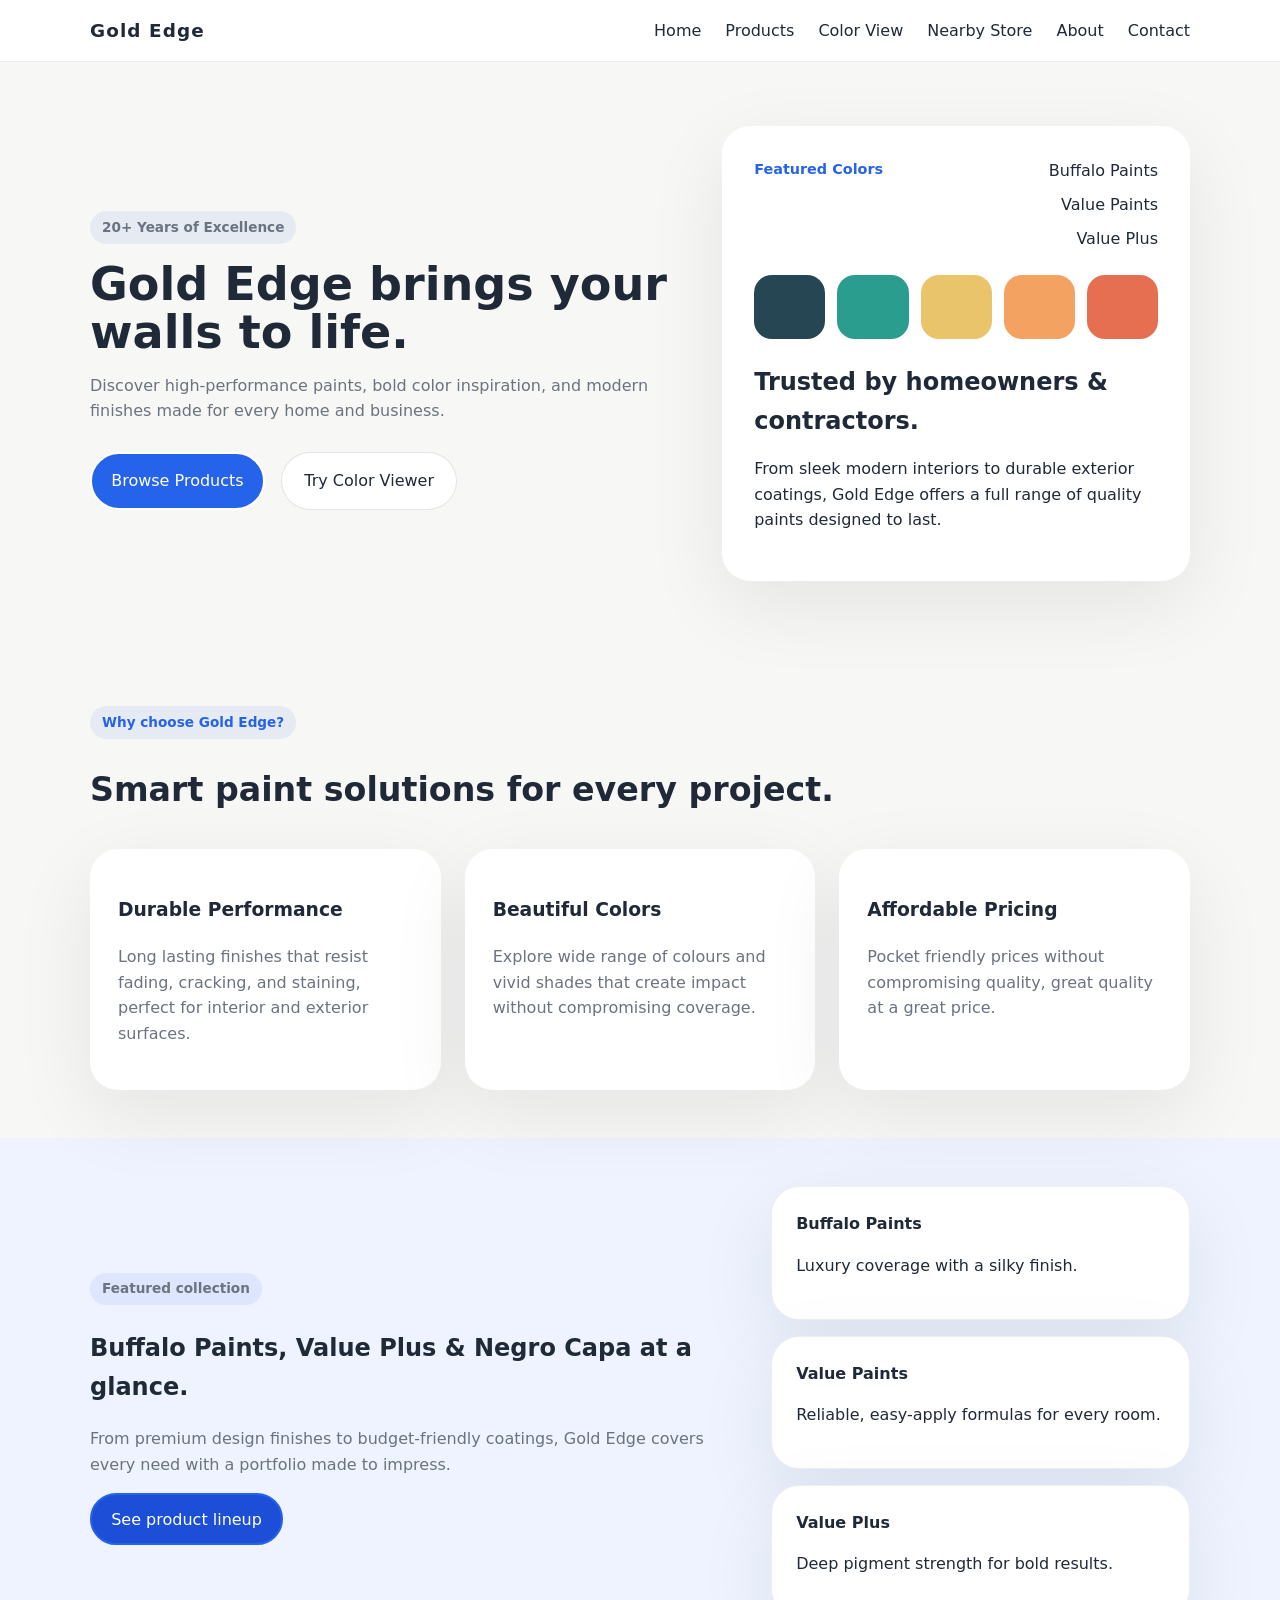
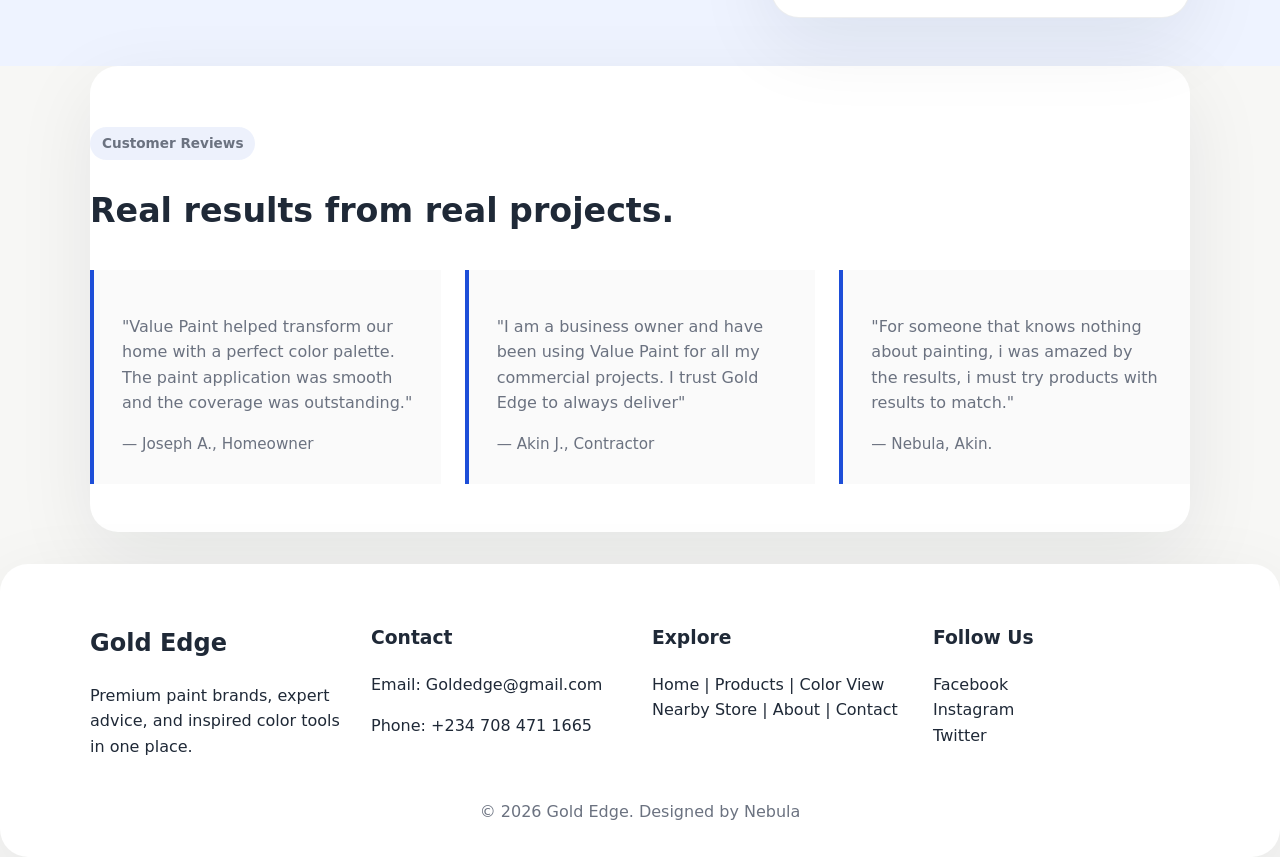
<file: index.html>
<!DOCTYPE html>
<html lang="en" data-bs-theme="light">

<head>
  <meta charset="UTF-8" />
  <meta name="viewport" content="width=device-width, initial-scale=1.0" />
  <title>Gold Edge Paints</title>
  <link rel="stylesheet" href="styles.css" />
</head>

<body>
  <header class="site-header">
    <div class="container header-inner">
      <a href="index.html" class="brand">Gold Edge</a>
      <button class="nav-toggle" aria-label="Open navigation">☰</button>
      <nav class="site-nav">
        <a href="index.html">Home</a>
        <a href="products.html">Products</a>
        <a href="color-view.html">Color View</a>
        <a href="nearby-store.html">Nearby Store</a>
        <a href="about.html">About</a>
        <a href="contact.html">Contact</a>
      </nav>
    </div>
  </header>

  <main>
    <section class="hero-section">
      <div class="container hero-grid">
        <div class="hero-copy">
          <p class="eyebrow">20+ Years of Excellence</p>
          <h1>Gold Edge brings your walls to life.</h1>
          <p>Discover high-performance paints, bold color inspiration, and modern finishes made for every home and
            business.</p>
          <div class="hero-actions">
            <a class="button home-button-primary" href="products.html">Browse Products</a>
            <a class="button button-secondary" href="color-view.html">Try Color Viewer</a>
          </div>
        </div>
        <div class="hero-panel card">
          <div class="panel-top">
            <span class="panel-tag">Featured Colors</span>
            <div class="brand-list">
              <span>Buffalo Paints</span>
              <span>Value Paints</span>
              <span>Value Plus</span>
            </div>
          </div>
          <div class="color-strip">
            <span style="background:#264653"></span>
            <span style="background:#2a9d8f"></span>
            <span style="background:#e9c46a"></span>
            <span style="background:#f4a261"></span>
            <span style="background:#e76f51"></span>
          </div>
          <div class="panel-body">
            <h2>Trusted by homeowners & contractors.</h2>
            <p>From sleek modern interiors to durable exterior coatings, Gold Edge offers a full range of quality paints
              designed to last.</p>
          </div>
        </div>
      </div>
    </section>

    <section class="feature-section container">
      <div class="section-heading">
        <p class="eyebrow">Why choose Gold Edge?</p>
        <h2>Smart paint solutions for every project.</h2>
      </div>
      <div class="feature-grid">
        <article class="feature-card">
          <h3>Durable Performance</h3>
          <p>Long lasting finishes that resist fading, cracking, and staining, perfect for interior and exterior
            surfaces.</p>
        </article>
        <article class="feature-card">
          <h3>Beautiful Colors</h3>
          <p>Explore wide range of colours and vivid shades that create impact without compromising coverage.</p>
        </article>
        <article class="feature-card">
          <h3>Affordable Pricing</h3>
          <p>Pocket friendly prices without compromising quality, great quality at a great price.</p>
        </article>
      </div>
    </section>

    <section class="full-width highlight-section">
      <div class="container highlight-grid">
        <div class="highlight-copy">
          <p class="eyebrow">Featured collection</p>
          <h2>Buffalo Paints, Value Plus & Negro Capa at a glance.</h2>
          <p>From premium design finishes to budget-friendly coatings, Gold Edge covers every need with a portfolio made
            to impress.</p>
          <a class="button button-primary" href="products.html">See product lineup</a>
        </div>
        <div class="highlight-cards">
          <div class="mini-card"><strong>Buffalo Paints</strong>
            <p>Luxury coverage with a silky finish.</p>
          </div>
          <div class="mini-card"><strong>Value Paints</strong>
            <p>Reliable, easy-apply formulas for every room.</p>
          </div>
          <div class="mini-card"><strong>Value Plus</strong>
            <p>Deep pigment strength for bold results.</p>
          </div>
        </div>
      </div>
    </section>

    <section class="testimonial-section container">
      <div class="section-heading">
        <p class="eyebrow">Customer Reviews</p>
        <h2>Real results from real projects.</h2>
      </div>
      <div class="testimonial-grid">
        <blockquote>
          <p>"Value Paint helped transform our home with a perfect color palette. The paint application was smooth and
            the coverage was outstanding."</p>
          <footer>— Joseph A., Homeowner</footer>
        </blockquote>
        <blockquote>
          <p>"I am a business owner and have been using Value Paint for all my commercial projects. I trust Gold Edge to
            always deliver"</p>
          <footer>— Akin J., Contractor</footer>
        </blockquote>
        <blockquote>
          <p>"For someone that knows nothing about painting, i was amazed by the results, i must try products with
            results to match."</p>
          <footer>— Nebula, Akin.</footer>
        </blockquote>
      </div>
    </section>
  </main>

  <footer class="site-footer">
    <div class="container footer-grid">
      <div>
        <h2>Gold Edge</h2>
        <p>Premium paint brands, expert advice, and inspired color tools in one place.</p>
      </div>
      <div>
        <h3>Contact</h3>
        <p><a href="mailto:josephakin02@gmail.com">Email: Goldedge@gmail.com</a></p>
        <p>Phone: +234 708 471 1665</p>
      </div>
      <div>
        <h3>Explore</h3>
        <div class="explore">
        <a href="index.html">Home | </a>
        <a href="products.html">Products | </a>
        <a href="color-view.html">Color View <br></a>
        <a href="nearby-store.html">Nearby Store | </a>
        <a href="about.html">About | </a>
        <a href="contact.html">Contact</a>
        </div>
      </div>
      <div>
        <h3>Follow Us</h3>
        <div class="explore">
        <a href="https://www.facebook.com/GoldEdgePaints" target="_blank">Facebook</a>
        <a href="https://www.instagram.com/GoldEdgePaints" target="_blank"><br>Instagram</a>
        <a href="https://www.twitter.com/GoldEdgePaints" target="_blank"><br>Twitter</a>
        </div>
      </div>
    </div>
    <p class="footer-note">© 2026 Gold Edge. Designed by Nebula</p>
  </footer>

  <script src="script.js"></script>
</body>

</html>
</file>
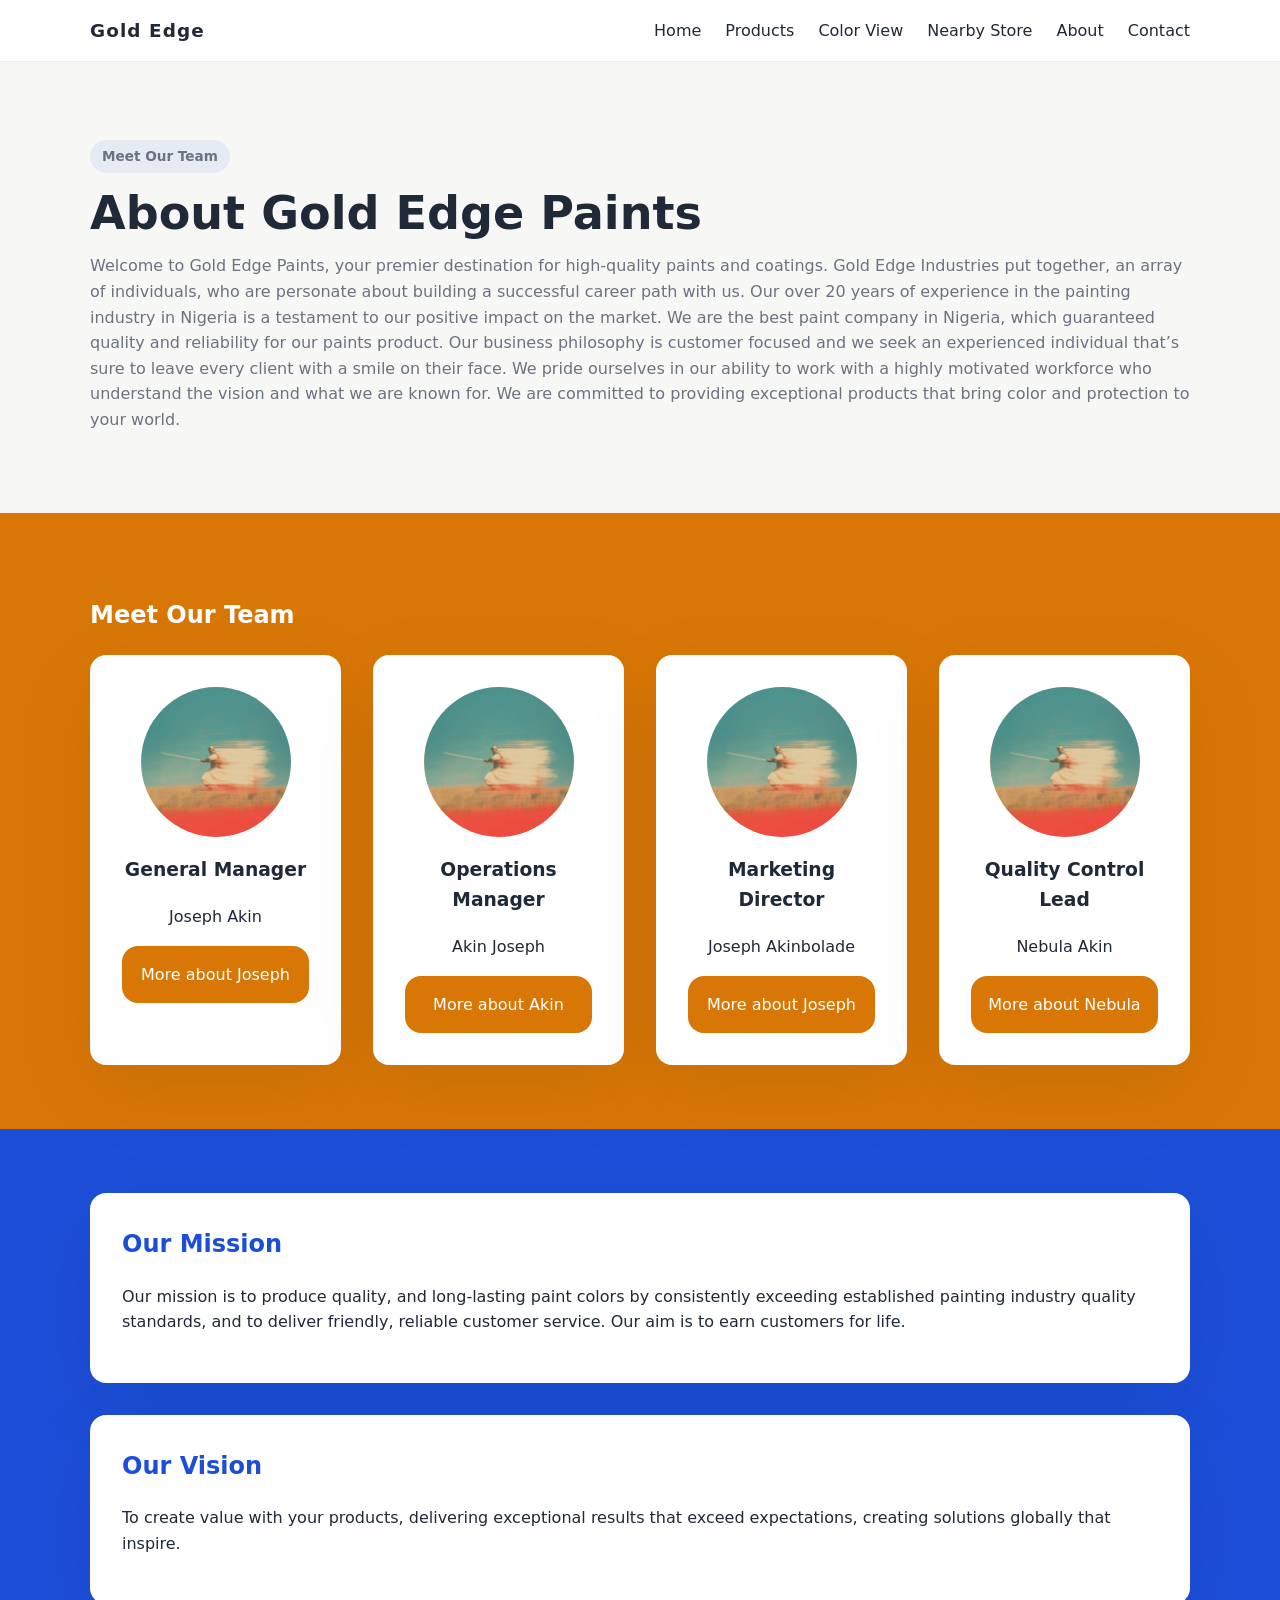
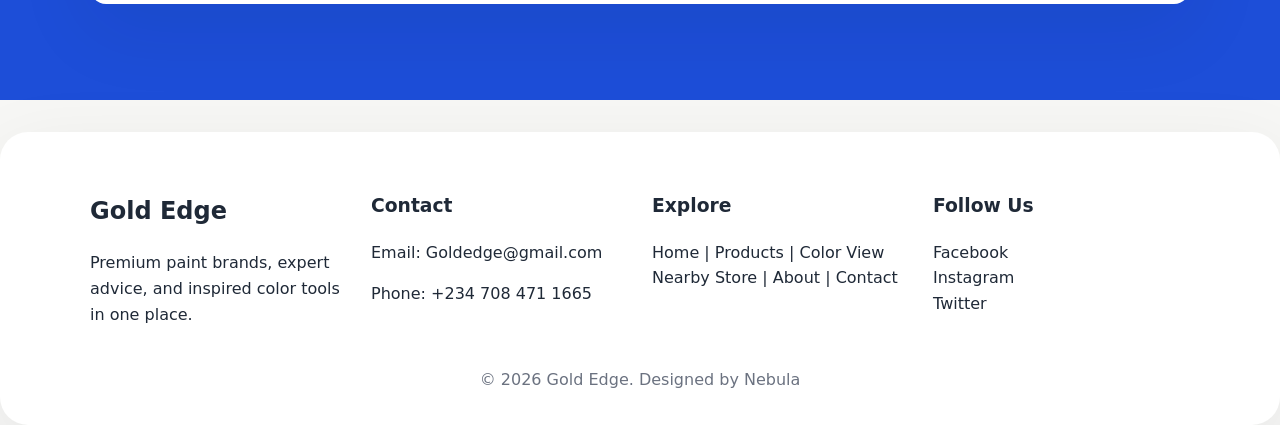
<file: about.html>
<!DOCTYPE html>
<html lang="en" data-bs-theme="light">

<head>
  <meta charset="UTF-8" />
  <meta name="viewport" content="width=device-width, initial-scale=1.0" />
  <title>Gold Edge Paints - About</title>
  <!-- Link to the main stylesheet used across all pages -->
  <link rel="stylesheet" href="styles.css" />
</head>

<body>
  <!-- Site header with navigation - shared across all pages -->
  <header class="site-header">
    <div class="container header-inner">
      <a href="index.html" class="brand">Gold Edge</a>
      <button class="nav-toggle" aria-label="Open navigation">☰</button>
      <nav class="site-nav">
        <a href="index.html">Home</a>
        <a href="products.html">Products</a>
        <a href="color-view.html">Color View</a>
        <a href="nearby-store.html">Nearby Store</a>
        <a href="about.html">About</a>
        <a href="contact.html">Contact</a>
      </nav>
    </div>
  </header>

  <main>
    <!-- Hero section introducing the about page -->
    <section class="hero-section">
      <div class="container">
        <div class="hero-copy">
          <p class="eyebrow">Meet Our Team</p>
          <h1>About Gold Edge Paints</h1>
          <p>Welcome to Gold Edge Paints, your premier destination for high-quality paints and coatings. Gold Edge
            Industries put together, an array of individuals, who are personate about building a successful career path
            with us. Our over 20 years of experience in the painting industry in Nigeria is a testament to our positive
            impact on the market. We are the best paint company in Nigeria, which guaranteed quality and reliability for
            our paints product. Our business philosophy is customer focused and we seek an experienced individual that’s
            sure to leave every client with a smile on their face.
            We pride ourselves in our ability to work with a highly motivated workforce who understand the vision and
            what we are known for.
            We are committed to providing exceptional products that bring color and protection to your world.</p>
        </div>
      </div>
    </section>

    <!-- Team section with interactive accordions for each member -->
    <section class="team-section">
      <div class="container">
        <h2 style="color: white;">Meet Our Team</h2>
        <div class="team-grid">
          <!-- General Manager team member card -->
          <div class="team-member">
            <img src="images/test.png" alt="General Manager">
            <h3>General Manager</h3>
            <p>Joseph Akin</p>
            <!-- Accordion for additional details -->
            <div class="accordion">
              <button class="accordion-header">More about Joseph</button>
              <div class="accordion-content">
                <p>Joseph has over 20 years of experience in the paint industry, leading our company to new heights with
                  his innovative vision and dedication to quality.</p>
              </div>
            </div>
          </div>
          <!-- Operations Manager team member card -->
          <div class="team-member">
            <img src="images/test.png" alt="Operations Manager">
            <h3>Operations Manager</h3>
            <p>Akin Joseph</p>
            <div class="accordion">
              <button class="accordion-header">More about Akin</button>
              <div class="accordion-content">
                <p>Jane oversees our production processes, ensuring that every product meets our high standards of
                  excellence and sustainability.</p>
              </div>
            </div>
          </div>
          <!-- Marketing Director team member card -->
          <div class="team-member">
            <img src="images/test.png" alt="Marketing Director">
            <h3>Marketing Director</h3>
            <p>Joseph Akinbolade</p>
            <div class="accordion">
              <button class="accordion-header">More about Joseph</button>
              <div class="accordion-content">
                <p>Joseph drives our brand presence and customer engagement, bringing creative ideas to life and
                  connecting with our community.</p>
              </div>
            </div>
          </div>
          <!-- Quality Control Lead team member card -->
          <div class="team-member">
            <img src="images/test.png" alt="Quality Control Lead">
            <h3>Quality Control Lead</h3>
            <p>Nebula Akin</p>
            <div class="accordion">
              <button class="accordion-header">More about Nebula</button>
              <div class="accordion-content">
                <p>Nebula ensures that every batch of paint meets quality standards, guaranteeing customer satisfaction
                  and product reliability.</p>
              </div>
            </div>
          </div>
        </div>
      </div>
    </section>

    <!-- Mission and Vision boards section -->
    <section class="mission-vision">
      <div class="container">
        <!-- Mission board -->
        <div class="mission-board">
          <h2>Our Mission</h2>
          <p>Our mission is to produce quality, and long-lasting paint colors by consist­ently exceeding estab­lished
            painting industry quality standards, and to deliver friendly, reliable customer service. Our aim is to earn
            customers for life.</p>
        </div>
        <!-- Vision board -->
        <div class="vision-board">
          <h2>Our Vision</h2>
          <p>To create value with your products, delivering exceptional results that exceed expectations, creating
            solutions globally that inspire.</p>
        </div>
      </div>
    </section>
  </main>

  <footer class="site-footer">
    <div class="container footer-grid">
      <div>
        <h2>Gold Edge</h2>
        <p>Premium paint brands, expert advice, and inspired color tools in one place.</p>
      </div>
      <div>
        <h3>Contact</h3>
        <p><a href="mailto:josephakin02@gmail.com">Email: Goldedge@gmail.com</a></p>
        <p>Phone: +234 708 471 1665</p>
      </div>
      <div>
        <h3>Explore</h3>
        <div class="explore">
        <a href="index.html">Home | </a>
        <a href="products.html">Products | </a>
        <a href="color-view.html">Color View <br></a>
        <a href="nearby-store.html">Nearby Store | </a>
        <a href="about.html">About | </a>
        <a href="contact.html">Contact</a>
        </div>
      </div>
      <div>
        <h3>Follow Us</h3>
        <div class="explore">
        <a href="https://www.facebook.com/GoldEdgePaints" target="_blank">Facebook</a>
        <a href="https://www.instagram.com/GoldEdgePaints" target="_blank"><br>Instagram</a>
        <a href="https://www.twitter.com/GoldEdgePaints" target="_blank"><br>Twitter</a>
        </div>
      </div>
    </div>
    <p class="footer-note">© 2026 Gold Edge. Designed by Nebula</p>
  </footer>

  <script src="script.js"></script>
</body>

</html>
</file>
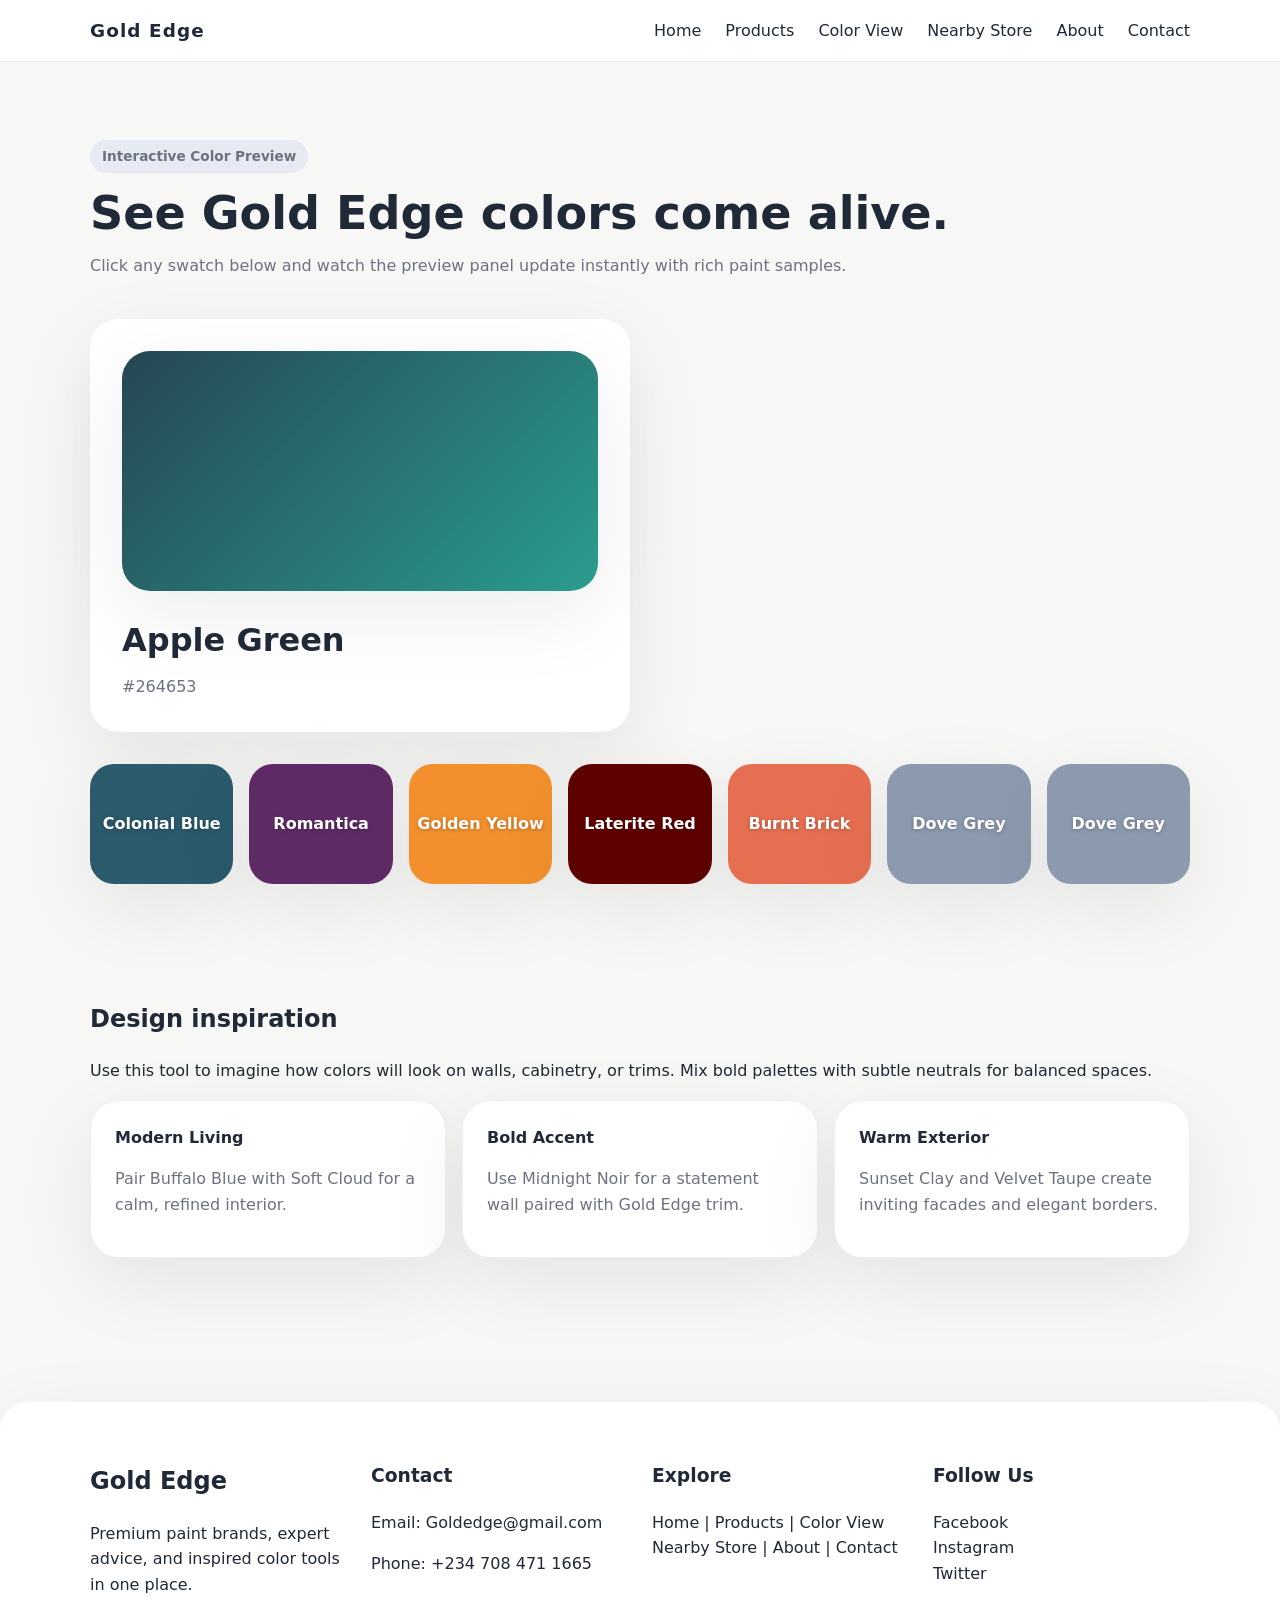
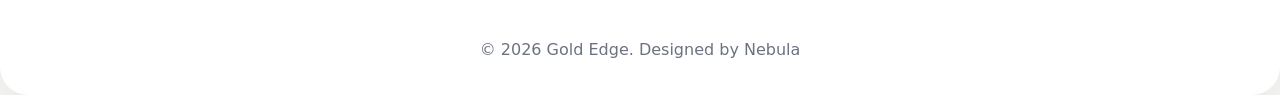
<file: color-view.html>
<!DOCTYPE html>
<html lang="en" data-bs-theme="light">

<head>
  <meta charset="UTF-8" />
  <meta name="viewport" content="width=device-width, initial-scale=1.0" />
  <title>Gold Edge Paints | Color View</title>
  <link rel="stylesheet" href="styles.css" />
</head>

<body>
  <header class="site-header">
    <div class="container header-inner">
      <a href="index.html" class="brand">Gold Edge</a>
      <button class="nav-toggle" aria-label="Open navigation">☰</button>
      <nav class="site-nav">
        <a href="index.html">Home</a>
        <a href="products.html">Products</a>
        <a href="color-view.html">Color View</a>
        <a href="nearby-store.html">Nearby Store</a>
        <a href="about.html">About</a>
        <a href="contact.html">Contact</a>
      </nav>
    </div>
  </header>

  <main class="container page-content">
    <section class="page-hero">
      <div>
        <p class="eyebrow">Interactive Color Preview</p>
        <h1>See Gold Edge colors come alive.</h1>
        <p>Click any swatch below and watch the preview panel update instantly with rich paint samples.</p>
      </div>
      <div class="color-hero">
        <div class="color-preview card" id="preview">
          <div class="preview-swatch" id="preview-swatch"></div>
          <div class="preview-text">
            <h2 id="preview-name">Apple Green</h2>
            <p id="preview-code">#264653</p>
          </div>
        </div>
      </div>
    </section>

    <section class="color-grid" aria-label="Color swatches">
      <button class="color-swatch" data-name="colonial Blue" data-code="#2b5a6d" style="background:#2b5a6d">Colonial
        Blue</button>
      <button class="color-swatch" data-name="Romantica" data-code="#41024ad3"
        style="background:#41024ad3">Romantica</button>
      <button class="color-swatch" data-name="Golden Yellow" data-code="#f3902d" style="background:#f3902d">Golden
        Yellow</button>
      <button class="color-swatch" data-name="Laterite Red" data-code="#5f0000" style="background:#5f0000">Laterite
        Red</button>
      <button class="color-swatch" data-name="Burnt Brick" data-code="#e76f51" style="background:#e76f51">Burnt
        Brick</button>
      <button class="color-swatch" data-name="Dove Grey" data-code="#8d99ae" style="background:#8d99ae">Dove
        Grey</button>
      <button class="color-swatch" data-name="Dove Grey" data-code="#8d99ae" style="background:#8d99ae">Dove
        Grey</button>
    </section>

          <section class="inspiration-section">
            <h2>Design inspiration</h2>
            <p>Use this tool to imagine how colors will look on walls, cabinetry, or trims. Mix bold palettes with
              subtle neutrals for balanced spaces.</p>
            <div class="inspiration-grid">
              <div class="inspiration-card"><strong>Modern Living</strong>
                <p>Pair Buffalo Blue with Soft Cloud for a calm, refined interior.</p>
              </div>
              <div class="inspiration-card"><strong>Bold Accent</strong>
                <p>Use Midnight Noir for a statement wall paired with Gold Edge trim.</p>
              </div>
              <div class="inspiration-card"><strong>Warm Exterior</strong>
                <p>Sunset Clay and Velvet Taupe create inviting facades and elegant borders.</p>
              </div>
            </div>
          </section>
    </main>

  <footer class="site-footer">
    <div class="container footer-grid">
      <div>
        <h2>Gold Edge</h2>
        <p>Premium paint brands, expert advice, and inspired color tools in one place.</p>
      </div>
      <div>
        <h3>Contact</h3>
        <p><a href="mailto:josephakin02@gmail.com">Email: Goldedge@gmail.com</a></p>
        <p>Phone: +234 708 471 1665</p>
      </div>
      <div>
        <h3>Explore</h3>
        <div class="explore">
        <a href="index.html">Home | </a>
        <a href="products.html">Products | </a>
        <a href="color-view.html">Color View <br></a>
        <a href="nearby-store.html">Nearby Store | </a>
        <a href="about.html">About | </a>
        <a href="contact.html">Contact</a>
        </div>
      </div>
      <div>
        <h3>Follow Us</h3>
        <div class="explore">
        <a href="https://www.facebook.com/GoldEdgePaints" target="_blank">Facebook</a>
        <a href="https://www.instagram.com/GoldEdgePaints" target="_blank"><br>Instagram</a>
        <a href="https://www.twitter.com/GoldEdgePaints" target="_blank"><br>Twitter</a>
        </div>
      </div>
    </div>
    <p class="footer-note">© 2026 Gold Edge. Designed by Nebula</p>
  </footer>

  <script src="script.js"></script>
</body>

</html>
</file>
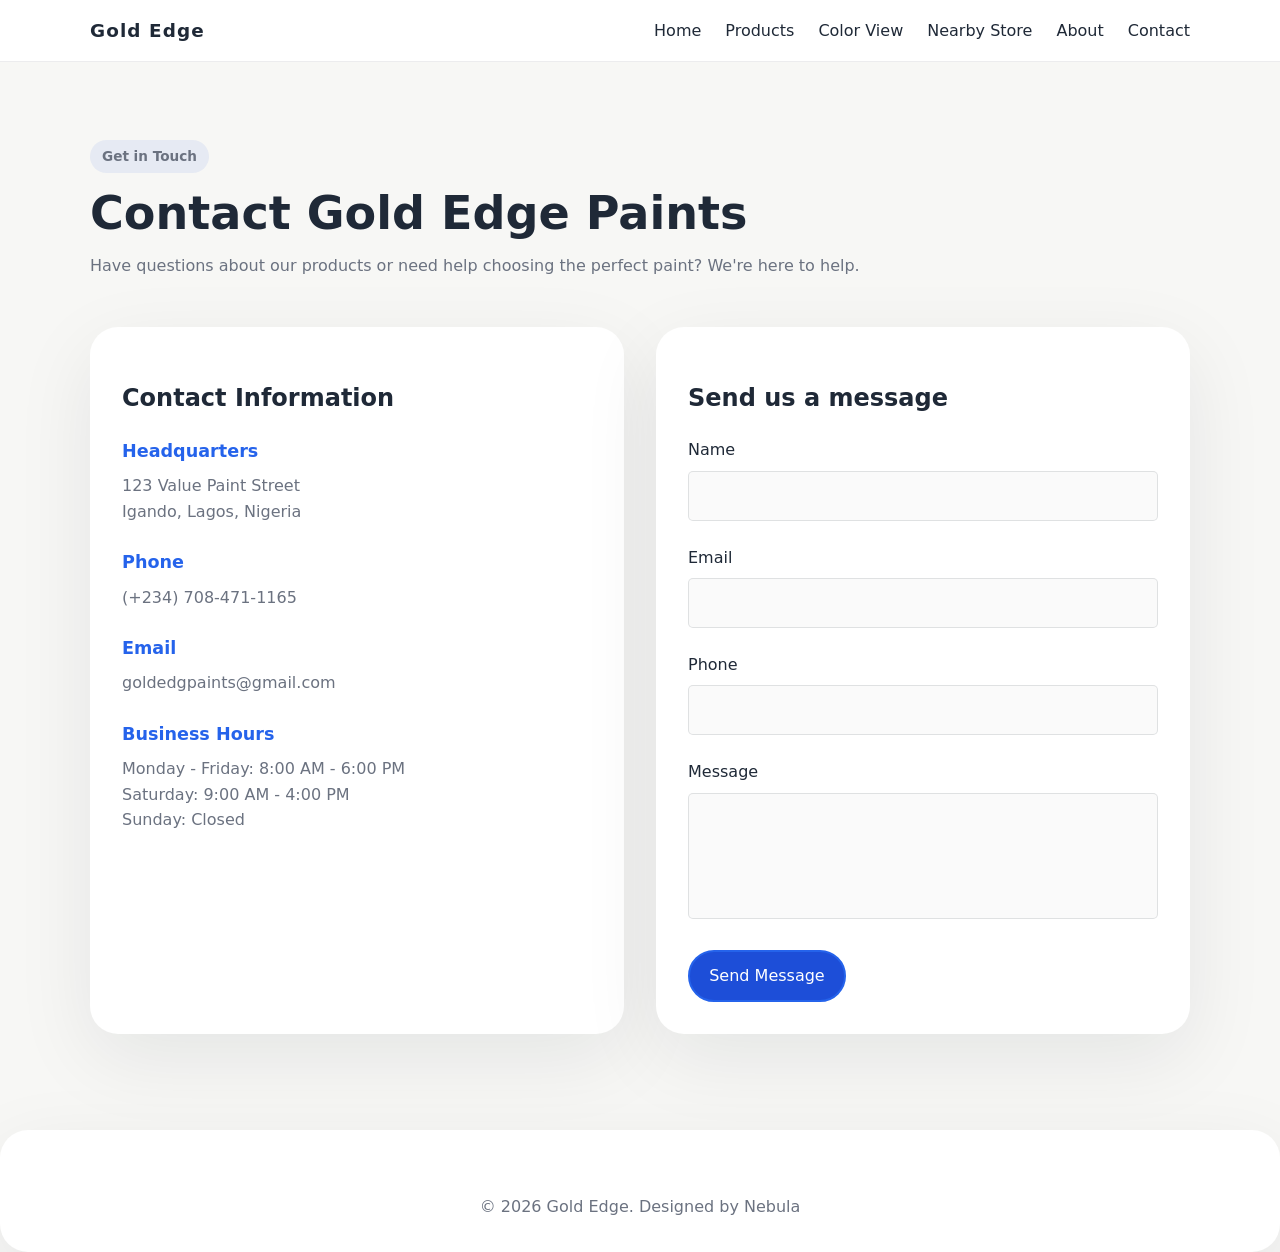
<file: contact.html>
<!DOCTYPE html>
<html lang="en" data-bs-theme="light">

<head>
  <meta charset="UTF-8" />
  <meta name="viewport" content="width=device-width, initial-scale=1.0" />
  <title>Gold Edge Paints | Contact</title>
  <link rel="stylesheet" href="styles.css" />
</head>

<body>
  <header class="site-header">
    <div class="container header-inner">
      <a href="index.html" class="brand">Gold Edge</a>
      <button class="nav-toggle" aria-label="Open navigation">☰</button>
      <nav class="site-nav">
        <a href="index.html">Home</a>
        <a href="products.html">Products</a>
        <a href="color-view.html">Color View</a>
        <a href="nearby-store.html">Nearby Store</a>
        <a href="about.html">About</a>
        <a href="contact.html">Contact</a>
      </nav>
    </div>
  </header>

  <main class="container page-content">
    <section class="page-hero">
      <div>
        <p class="eyebrow">Get in Touch</p>
        <h1>Contact Gold Edge Paints</h1>
        <p>Have questions about our products or need help choosing the perfect paint? We're here to help.</p>
      </div>
    </section>

    <section class="contact-grid">
      <div class="contact-info card">
        <h2>Contact Information</h2>
        <div class="contact-details">
          <div class="contact-item">
            <h3>Headquarters</h3>
            <p>123 Value Paint Street<br>
              Igando, Lagos, Nigeria</p>
          </div>
          <div class="contact-item">
            <h3>Phone</h3>
            <p>(+234) 708-471-1165</p>
          </div>
          <div class="contact-item">
            <h3>Email</h3>
            <p>goldedgpaints@gmail.com</p>
          </div>
          <div class="contact-item">
            <h3>Business Hours</h3>
            <p>Monday - Friday: 8:00 AM - 6:00 PM<br>
              Saturday: 9:00 AM - 4:00 PM<br>
              Sunday: Closed</p>
          </div>
        </div>
      </div>

      <div class="contact-form card">
        <h2>Send us a message</h2>
       <form action="https://api.web3forms.com/submit" method="POST" autocomplete="off">
        <div>
          <input type="hidden" name="access_key" value="6e3d63f8-bed1-4e87-a49d-5e4f1972ed9b">
          <div class="form-group">
            <label for="name">Name</label>
            <input type="text" id="name" name="name" required>
          </div>
          <div class="form-group">
            <label for="email">Email</label>
            <input type="email" id="email" name="email" required>
          </div>
          <div class="form-group">
            <label for="phone">Phone</label>
            <input type="tel" id="phone" name="phone">
          </div>
          <div class="form-group">
            <label for="message">Message</label>
            <textarea id="message" name="message" rows="5" required></textarea>
          </div>
          <button type="submit" class="button button-primary">Send Message</button>
        </div>
        </form>
      </div>
    </section>
  </main>

  <footer class="site-footer">
    <div class="container">
      <p class="footer-note">© 2026 Gold Edge. Designed by Nebula</i></p>
    </div>
  </footer>

  <script src="script.js"></script>
</body>
</html>
</file>
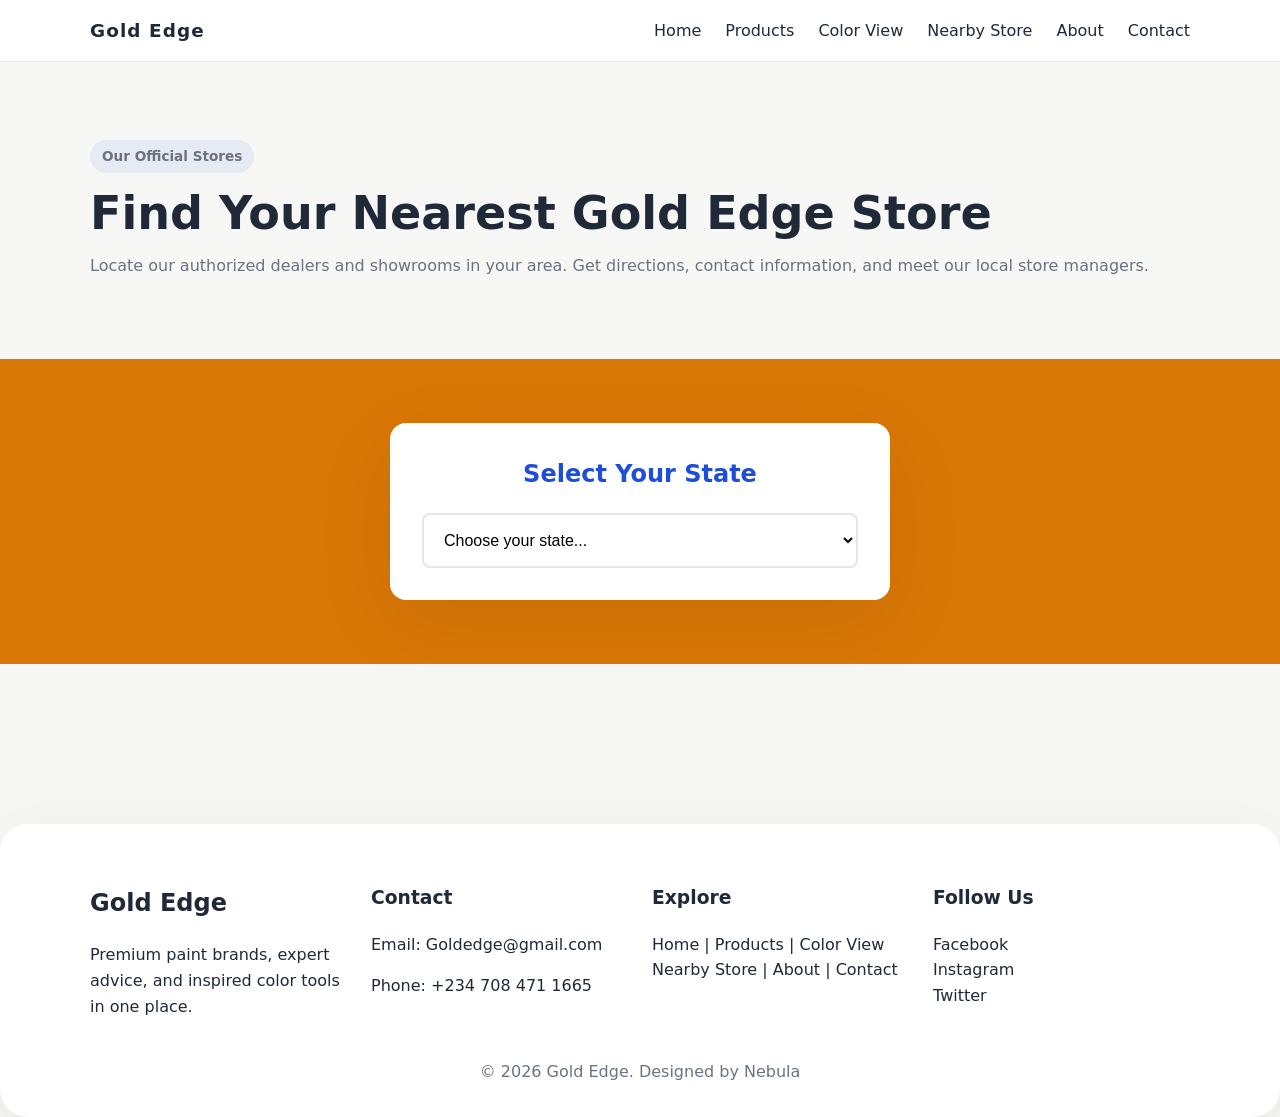
<file: nearby-store.html>
<!DOCTYPE html>
<html lang="en" data-bs-theme="light">

<head>
  <meta charset="UTF-8" />
  <meta name="viewport" content="width=device-width, initial-scale=1.0" />
  <title>Find Nearby Stores - Gold Edge Paints</title>
  <!-- Link to the main stylesheet used across all pages -->
  <link rel="stylesheet" href="styles.css" />
</head>

<body>
  <!-- Site header with navigation - shared across all pages -->
  <header class="site-header">
    <div class="container header-inner">
      <a href="index.html" class="brand">Gold Edge</a>
      <button class="nav-toggle" aria-label="Open navigation">☰</button>
      <nav class="site-nav">
        <a href="index.html">Home</a>
        <a href="products.html">Products</a>
        <a href="color-view.html">Color View</a>
        <a href="nearby-store.html">Nearby Store</a>
        <a href="about.html">About</a>
        <a href="contact.html">Contact</a>
      </nav>
    </div>
  </header>

  <main>
    <!-- Hero section for the nearby store page -->
    <section class="hero-section">
      <div class="container">
        <div class="hero-copy">
          <p class="eyebrow">Our Official Stores</p>
          <h1>Find Your Nearest Gold Edge Store</h1>
          <p>Locate our authorized dealers and showrooms in your area. Get directions, contact information, and meet our
            local store managers.</p>
        </div>
    </section>

    <!-- State selection section -->
    <section class="store-finder">
      <div class="container">
        <div class="finder-card">
          <h2>Select Your State</h2>
          <select id="state-select" class="state-dropdown">
            <option value="">Choose your state...</option>
            <option value="lagos">Lagos</option>
            <option value="oyo">Oyo</option>
          </select>
        </div>
      </div>
    </section>

    <!-- Stores display section -->
    <section class="stores-section">
      <div class="container">
        <div id="stores-container" class="stores-grid">
          <!-- Stores will be dynamically inserted here -->
        </div>
      </div>
    </section>
  </main>

  <footer class="site-footer">
    <div class="container footer-grid">
      <div>
        <h2>Gold Edge</h2>
        <p>Premium paint brands, expert advice, and inspired color tools in one place.</p>
      </div>
      <div>
        <h3>Contact</h3>
        <p><a href="mailto:josephakin02@gmail.com">Email: Goldedge@gmail.com</a></p>
        <p>Phone: +234 708 471 1665</p>
      </div>
      <div>
        <h3>Explore</h3>
        <div class="explore">
        <a href="index.html">Home | </a>
        <a href="products.html">Products | </a>
        <a href="color-view.html">Color View <br></a>
        <a href="nearby-store.html">Nearby Store | </a>
        <a href="about.html">About | </a>
        <a href="contact.html">Contact</a>
        </div>
      </div>
      <div>
        <h3>Follow Us</h3>
        <div class="explore">
        <a href="https://www.facebook.com/GoldEdgePaints" target="_blank">Facebook</a>
        <a href="https://www.instagram.com/GoldEdgePaints" target="_blank"><br>Instagram</a>
        <a href="https://www.twitter.com/GoldEdgePaints" target="_blank"><br>Twitter</a>
        </div>
      </div>
    </div>
    <p class="footer-note">© 2026 Gold Edge. Designed by Nebula</p>
  </footer>

  <script src="script.js"></script>
</body>

</html>
</file>
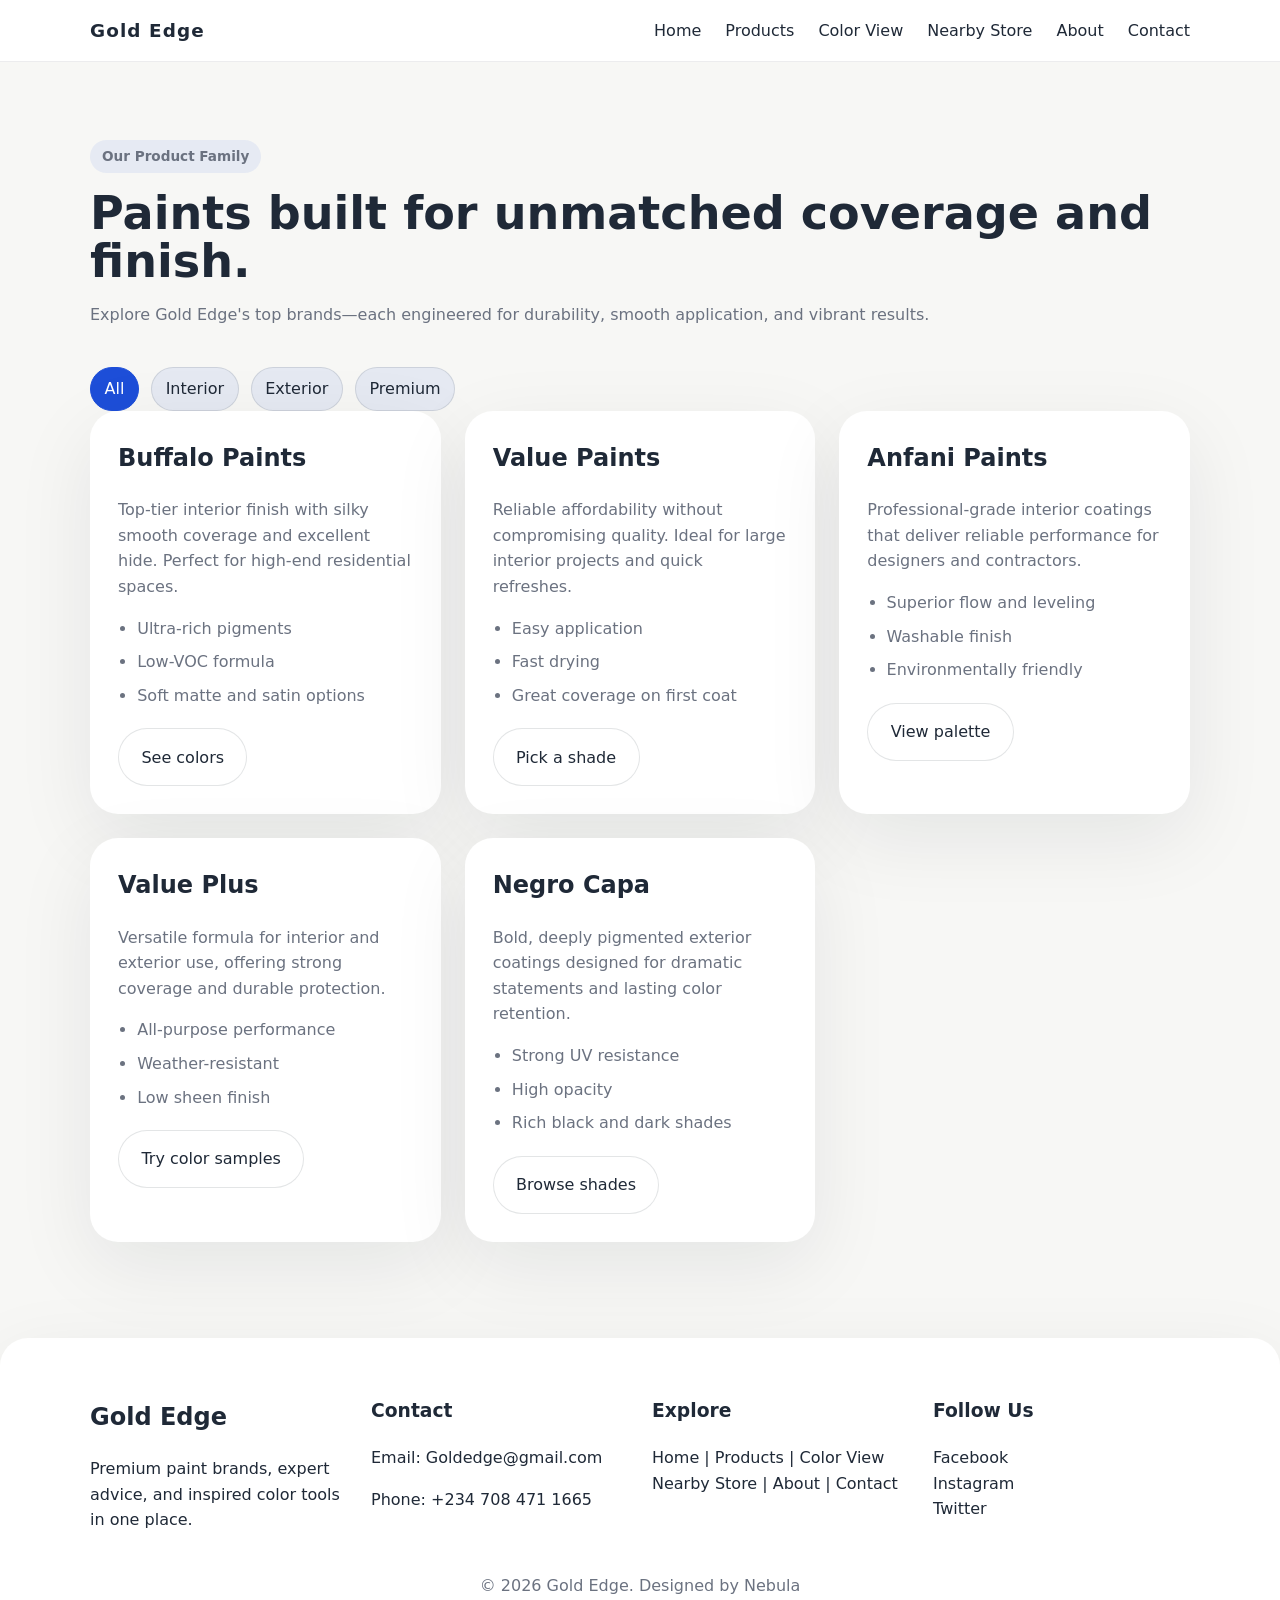
<file: products.html>
<!DOCTYPE html>
<html lang="en" data-bs-theme="light">

<head>
  <meta charset="UTF-8" />
  <meta name="viewport" content="width=device-width, initial-scale=1.0" />
  <title>Gold Edge Paints | Products</title>
  <link rel="stylesheet" href="styles.css" />
</head>

<body>
  <header class="site-header">
    <div class="container header-inner">
      <a href="index.html" class="brand">Gold Edge</a>
      <button class="nav-toggle" aria-label="Open navigation">☰</button>
      <nav class="site-nav">
        <a href="index.html">Home</a>
        <a href="products.html">Products</a>
        <a href="color-view.html">Color View</a>
        <a href="nearby-store.html">Nearby Store</a>
        <a href="about.html">About</a>
        <a href="contact.html">Contact</a>
      </nav>
    </div>
  </header>

  <main class="container page-content">
    <section class="page-hero">
      <div>
        <p class="eyebrow">Our Product Family</p>
        <h1>Paints built for unmatched coverage and finish.</h1>
        <p>Explore Gold Edge's top brands—each engineered for durability, smooth application, and vibrant results.</p>
      </div>
      <div class="product-filter">
        <button class="filter-button active" data-category="all">All</button>
        <button class="filter-button" data-category="interior">Interior</button>
        <button class="filter-button" data-category="exterior">Exterior</button>
        <button class="filter-button" data-category="premium">Premium</button>
      </div>
    </section>

    <section id="product-cards" class="product-grid">
      <article class="product-card" data-category="interior premium">
        <h2>Buffalo Paints</h2>
        <p>Top-tier interior finish with silky smooth coverage and excellent hide. Perfect for high-end residential
          spaces.</p>
        <ul>
          <li>Ultra-rich pigments</li>
          <li>Low-VOC formula</li>
          <li>Soft matte and satin options</li>
        </ul>
        <a class="button button-secondary" href="color-view.html">See colors</a>
      </article>

      <article class="product-card" data-category="interior value">
        <h2>Value Paints</h2>
        <p>Reliable affordability without compromising quality. Ideal for large interior projects and quick refreshes.
        </p>
        <ul>
          <li>Easy application</li>
          <li>Fast drying</li>
          <li>Great coverage on first coat</li>
        </ul>
        <a class="button button-secondary" href="color-view.html">Pick a shade</a>
      </article>

      <article class="product-card" data-category="interior premium">
        <h2>Anfani Paints</h2>
        <p>Professional-grade interior coatings that deliver reliable performance for designers and contractors.</p>
        <ul>
          <li>Superior flow and leveling</li>
          <li>Washable finish</li>
          <li>Environmentally friendly</li>
        </ul>
        <a class="button button-secondary" href="color-view.html">View palette</a>
      </article>

      <article class="product-card" data-category="interior exterior premium">
        <h2>Value Plus</h2>
        <p>Versatile formula for interior and exterior use, offering strong coverage and durable protection.</p>
        <ul>
          <li>All-purpose performance</li>
          <li>Weather-resistant</li>
          <li>Low sheen finish</li>
        </ul>
        <a class="button button-secondary" href="color-view.html">Try color samples</a>
      </article>

      <article class="product-card" data-category="exterior premium">
        <h2>Negro Capa</h2>
        <p>Bold, deeply pigmented exterior coatings designed for dramatic statements and lasting color retention.</p>
        <ul>
          <li>Strong UV resistance</li>
          <li>High opacity</li>
          <li>Rich black and dark shades</li>
        </ul>
        <a class="button button-secondary" href="color-view.html">Browse shades</a>
      </article>
    </section>
  </main>

  <footer class="site-footer">
    <div class="container footer-grid">
      <div>
        <h2>Gold Edge</h2>
        <p>Premium paint brands, expert advice, and inspired color tools in one place.</p>
      </div>
      <div>
        <h3>Contact</h3>
        <p><a href="mailto:josephakin02@gmail.com">Email: Goldedge@gmail.com</a></p>
        <p>Phone: +234 708 471 1665</p>
      </div>
      <div>
        <h3>Explore</h3>
        <div class="explore">
        <a href="index.html">Home | </a>
        <a href="products.html">Products | </a>
        <a href="color-view.html">Color View <br></a>
        <a href="nearby-store.html">Nearby Store | </a>
        <a href="about.html">About | </a>
        <a href="contact.html">Contact</a>
        </div>
      </div>
      <div>
        <h3>Follow Us</h3>
        <div class="explore">
        <a href="https://www.facebook.com/GoldEdgePaints" target="_blank">Facebook</a>
        <a href="https://www.instagram.com/GoldEdgePaints" target="_blank"><br>Instagram</a>
        <a href="https://www.twitter.com/GoldEdgePaints" target="_blank"><br>Twitter</a>
        </div>
      </div>
    </div>
    <p class="footer-note">© 2026 Gold Edge. Designed by Nebula</p>
  </footer>

  <script src="script.js"></script>
</body>

</html>
</file>
<file: styles.css>
/* CSS Stylesheet for Gold Edge Paints Website */
/* This stylesheet is linked to all HTML pages and contains styles for:
   - index.html: Hero sections, product cards, testimonials, footer
   - products.html: Product filtering, product cards
   - color-view.html: Color swatches, preview functionality
   - about.html: Team section, mission/vision boards, accordions
   - nearby-store.html: Store finder, store cards, manager information
   - contact.html: Contact form, header
*/

:root {
  color-scheme: light;
  --bg: #f7f7f5;
  --panel: #ffffff;
  --panel-soft: #fafafa;
  --text: #1f2937;
  --muted: #6b7280;
  --primary: #1d4ed8;
  --primary-strong: #2563eb;
  --accent: #f59e0b;
  --accent-dark: #d97706;
  --border: rgba(31, 41, 55, 0.12);
  --shadow: 0 24px 80px rgba(15, 23, 42, 0.08);
  --grey: #5b5b5b; 
}

* {
  box-sizing: border-box;
}

html {
  scroll-behavior: smooth;
}

body {
  margin: 0;
  font-family: Inter, system-ui, -apple-system, BlinkMacSystemFont, 'Segoe UI', sans-serif;
  background: var(--bg);
  color: var(--text);
  line-height: 1.6;
}

a {
  color: inherit;
  text-decoration: none;
}

img {
  max-width: 100%;
  display: block;
}

button {
  font: inherit;
}

.container {
  width: min(1100px, calc(100% - 2rem));
  margin: 0 auto;
}

.site-header {
  position: sticky;
  top: 0;
  z-index: 20;
  background: rgba(255, 255, 255, 0.97);
  backdrop-filter: blur(10px);
  border-bottom: 1px solid rgba(15, 23, 42, 0.08);
}

.header-inner {
  display: flex;
  align-items: center;
  justify-content: space-between;
  gap: 1rem;
  padding: 1rem 0;
}

.brand {
  font-size: 1.15rem;
  font-weight: 700;
  letter-spacing: 0.06em;
}

/* Navigation styles - used in header of all pages */
.site-nav {
  display: flex;
  gap: 1.5rem;
  align-items: center;
}

.site-nav a {
  color: var(--text);
  font-weight: 500;
}

.site-nav a:hover {
  color: var(--primary);
  
}

.nav-toggle {
  display: none;
  border: none;
  border-radius: 11px;
  font-size: 1.5rem;
  cursor: pointer;
  color: #1d4ed8;
}

/* Styles for the about.html page */
.team-section {
  padding: 4rem 0;
  background: var(--accent-dark);
}

.team-grid {
  display: grid;
  grid-template-columns: repeat(auto-fit, minmax(250px, 1fr));
  gap: 2rem;
}

.team-member {
  text-align: center;
  background: var(--panel);
  padding: 2rem;
  border-radius: 1rem;
  box-shadow: var(--shadow);
  transition: transform 0.3s;
}

.team-member:hover {
  transform: translateY(-10px);
}

.team-member img {
  width: 150px;
  height: 150px;
  border-radius: 50%;
  margin: 0 auto 1rem;
  object-fit: cover;
}

.mission-vision {
  padding: 4rem 0;
  background: var(--primary);
}

.mission-board, .vision-board {
  background: var(--panel);
  padding: 2rem;
  border-radius: 1rem;
  box-shadow: var(--shadow);
  margin-bottom: 2rem;
}

.mission-board h2, .vision-board h2 {
  color: var(--primary);
  margin-top: 0;
}

.accordion {
  margin-top: 1rem;
}


.accordion-item {
  color: rgb(185, 10, 10);
  border: 1px solid var(--border);
  border-radius: 0.25rem;
  margin-bottom: 0.5rem;
}

.accordion-header {
  color: #ffffff;
  background: var(--accent-dark);
  border-radius: 1rem;
  padding: 1rem;
  cursor: pointer;
  border: none;
  width: 100%;
  text-align: center;
  font-weight: 500;
}

.accordion-header:hover {
  background: orange;
  color: whitesmoke;
}

.accordion-content {
  padding: 1rem;
  display: none;
}

/* Styles for nearby-store.html page */
.store-finder {
  padding: 4rem 0;
  background: var(--accent-dark);
}

.finder-card {
  background: var(--panel);
  padding: 2rem;
  border-radius: 1rem;
  box-shadow: var(--shadow);
  text-align: center;
  max-width: 500px;
  margin: 0 auto;
}

.finder-card h2 {
  margin-top: 0;
  color: var(--primary);
}

.state-dropdown {
  width: 100%;
  padding: 1rem;
  border: 2px solid var(--border);
  border-radius: 0.5rem;
  font-size: 1rem;
  background: white;
  cursor: pointer;
  transition: border-color 0.3s;
}

.state-dropdown:focus {
  outline: none;
  border-color: var(--primary);
}

.stores-section {
  padding: 4rem 0;
}

.stores-grid {
  display: grid;
  grid-template-columns: repeat(auto-fit, minmax(350px, 1fr));
  gap: 2rem;
}

.store-card {
  background: var(--panel);
  border-radius: 1rem;
  box-shadow: var(--shadow);
  overflow: hidden;
  transition: transform 0.3s, box-shadow 0.3s;
}

.store-card:hover {
  transform: translateY(-5px);
  box-shadow: 0 32px 100px rgba(15, 23, 42, 0.12);
}

.store-header {
  background: var(--primary);
  color: white;
  padding: 1.5rem;
}

.store-header h3 {
  margin: 0;
  font-size: 1.25rem;
}

.store-address {
  padding: 1.5rem;
  border-bottom: 1px solid var(--border);
}

.store-address p {
  margin: 0.5rem 0;
  color: var(--muted);
}

.store-manager {
  padding: 1.5rem;
  display: flex;
  align-items: center;
  gap: 1rem;
}

.manager-photo {
  width: 80px;
  height: 80px;
  border-radius: 1rem;
  object-fit: cover;
  border: 3px solid var(--primary);
}

.manager-info h4 {
  margin: 0 0 0.5rem 0;
  color: var(--text);
}

.manager-info p {
  margin: 0.25rem 0;
  font-size: 0.9rem;
  color: var(--muted);
}

.store-actions {
  padding: 1.5rem;
  background: var(--panel-soft);
}

.store-actions .button {
  width: 100%;
}

.hero-section,
.page-content {
  padding: 4rem 0;
}

.hero-grid,
.highlight-grid,
.feature-grid,
.testimonial-grid,
.product-grid,
.color-grid,
.inspiration-grid {
  display: grid;
  gap: 1.5rem;
}

.hero-grid {
  grid-template-columns: minmax(0, 1.3fr) minmax(320px, 1fr);
  align-items: center;
}

.hero-copy h1,
.page-hero h1 {
  margin: 0;
  font-size: clamp(2.5rem, 3.6vw, 4rem);
  line-height: 1.05;
}

.eyebrow {
  display: inline-flex;
  margin-bottom: 1rem;
  padding: 0.35rem 0.75rem;
  border-radius: 999px;
  background: rgba(29, 78, 216, 0.08);
  color: var(--primary-strong);
  font-size: 0.85rem;
  font-weight: 600;
}

.hero-copy p,
.page-hero p,
.highlight-copy p,
.feature-card p,
.testimonial-section p,
.inspiration-card p,
.product-card p {
  color: var(--muted);
}

.hero-actions {
  display: flex;
  flex-wrap: wrap;
  gap: 1rem;
  margin-top: 1.75rem;
}

.button {
  display: inline-flex;
  align-items: center;
  justify-content: center;
  gap: 0.5rem;
  padding: 0.95rem 1.4rem;
  border-radius: 999px;
  border: 1px solid transparent;
  cursor: pointer;
  transition: transform 0.2s ease, box-shadow 0.2s ease, background-color 0.2s ease;
}

.button:hover {
  transform: translateY(-1px);
}

.home-button-primary {
  padding: 0.7rem 1.2rem;
  background: var(--primary-strong);
  border: 2px solid;
  border-color: white;
  color: white;
}

.home-button-primary:hover{
  background-color: var(--primary);
  border-color: var(--border);
}

.button-primary {
  padding: 0.7rem 1.2rem;
  background: var(--primary);
  border: 2px solid;
  border-color: var(--primary-strong);
  color: white;
}

.button-primary:hover {
  background: transparent;
  color: black;
}

.button-secondary {
  background: white;
  color: var(--text);
  border-color: var(--border);
}

.button-secondary:hover {
  border: 2px solid;
  border-color: var(--accent);
  color: var(--text);
  border-color: var(--primary-strong);
}

.card,
.product-card,
.mini-card,
.preview-swatch,
.color-swatch,
.inspiration-card,
.feature-card,
.site-footer,
.testimonial-section,
.highlight-section {
  border-radius: 28px;
  background: var(--panel);
  box-shadow: var(--shadow);
}

.hero-panel {
  padding: 2rem;
  display: flex;
  flex-direction: column;
  gap: 1.5rem;
}

.panel-top {
  display: flex;
  justify-content: space-between;
  align-items: flex-start;
  gap: 1rem;
}

.panel-tag {
  font-size: 0.9rem;
  font-weight: 700;
  color: var(--primary-strong);
}

.brand-list {
  display: grid;
  gap: 0.5rem;
  text-align: right;
}

.color-strip {
  display: grid;
  grid-template-columns: repeat(5, 1fr);
  gap: 0.75rem;
}

.color-strip span {
  min-height: 4rem;
  border-radius: 18px;
}

.panel-body h2 {
  margin: 0 0 0.75rem;
}

.feature-section,
.testimonial-section,
.inspiration-section {
  padding: 3rem 0;
}

.section-heading {
  margin-bottom: 2rem;
}

.section-heading h2 {
  margin: 0.5rem 0 0;
  font-size: clamp(2rem, 2.6vw, 2.75rem);
}

.feature-grid {
  grid-template-columns: repeat(auto-fit, minmax(220px, 1fr));
}

.feature-card {
  padding: 1.75rem;
}

.full-width {
  width: 100%;
  background: #eef3ff;
  padding: 3rem 0;
}

.highlight-section {
  border-radius: 0;
  box-shadow: none;
}

.highlight-grid {
  grid-template-columns: 1.55fr 1fr;
  gap: 2rem;
  align-items: center;
}

.highlight-copy h2 {
  margin-top: 0.5rem;
}

.highlight-cards {
  display: grid;
  gap: 1rem;
}

.mini-card {
  padding: 1.5rem;
  border: 1px solid rgba(31, 41, 55, 0.08);
}

.testimonial-grid {
  grid-template-columns: repeat(auto-fit, minmax(250px, 1fr));
}

.testimonial-grid blockquote {
  margin: 0;
  padding: 1.75rem;
  border-left: 4px solid var(--primary);
  background: var(--panel-soft);
}

.testimonial-grid footer {
  margin-top: 1rem;
  font-size: 0.95rem;
  color: var(--muted);
}

.page-content {
  padding-bottom: 4rem;
}

.page-hero {
  display: grid;
  gap: 1.5rem;
}

.product-filter {
  display: flex;
  flex-wrap: wrap;
  gap: 0.75rem;
}

.filter-button {
  border: 1px solid var(--border);
  background: rgba(29, 78, 216, 0.08);
  color: var(--text);
  font-display: var(--text);
  padding: 0.5rem 0.85rem;
  border-radius: 999px;
  cursor: pointer;
  transition: background-color 0.2s ease, color 0.2s ease;
}

.filter-button.active,
.filter-button:hover {
  background: var(--primary);
  color: white;
  border-color: var(--primary);
}

.product-grid {
  grid-template-columns: repeat(auto-fit, minmax(260px, 1fr));
}

.product-card {
  padding: 1.75rem;
}

.product-card h2 {
  margin-top: 0;
}

.product-card ul {
  margin: 1rem 0 1.25rem;
  padding-left: 1.2rem;
  color: var(--muted);
}

.product-card li {
  margin-bottom: 0.5rem;
}

.color-grid {
  grid-template-columns: repeat(auto-fit, minmax(130px, 1fr));
  gap: 1rem;
  margin-top: 2rem;
}

.color-swatch {
  display: grid;
  place-items: center;
  min-height: 120px;
  border-radius: 24px;
  color: white;
  font-weight: 700;
  text-shadow: 0 1px 4px rgba(0, 0, 0, 0.25);
  border: none;
  cursor: pointer;
  transition: transform 0.2s ease, box-shadow 0.2s ease;
}

.color-swatch:hover,
.color-swatch:focus-visible {
  transform: translateY(-3px);
  box-shadow: 0 20px 40px rgba(15, 23, 42, 0.12);
}

.color-hero {
  display: grid;
  justify-items: start;
}

.color-preview {
  padding: 2rem;
  width: min(100%, 540px);
}

.preview-swatch {
  height: 240px;
  border-radius: 28px;
  background: linear-gradient(135deg, #264653 0%, #2a9d8f 100%);
}

.preview-text {
  margin-top: 1.5rem;
}

.preview-text h2 {
  margin: 0;
  font-size: 2rem;
}

.preview-text p {
  margin: 0.5rem 0 0;
}

.inspiration-section {
  margin-top: 3rem;
}

.inspiration-grid {
  grid-template-columns: repeat(auto-fit, minmax(240px, 1fr));
  gap: 1rem;
}

.inspiration-card {
  padding: 1.5rem;
  border: 1px solid rgba(31, 41, 55, 0.08);
}

.site-footer {
  padding: 2.5rem 0 1rem;
  margin-top: 2rem;
}

.footer-grid {
  display: grid;
  gap: 1.5rem;
  grid-template-columns: repeat(auto-fit, minmax(180px, 1fr));
}

.footer-note {
  margin-top: 1.5rem;
  color: var(--muted);
  text-align: center;
}

.explore :hover {
 color: var(--primary); 
}

.contact-grid {
  display: grid;
  grid-template-columns: 1fr 1fr;
  gap: 2rem;
  margin-top: 2rem;
}

.contact-info,
.contact-form {
  padding: 2rem;
}

.contact-details {
  display: grid;
  gap: 1.5rem;
}

.contact-item h3 {
  margin: 0 0 0.5rem;
  font-size: 1.1rem;
  color: var(--primary-strong);
}

.contact-item p {
  margin: 0;
  color:var(--muted);
}

.form-group {
  margin-bottom: 1.5rem;
}

.form-group label {
  display: block;
  margin-bottom: 0.5rem;
  font-weight: 500;
}

.form-group:hover{
  color: var(--primary);  
}

.form-group input,
.form-group textarea {
  width: 100%;
  padding: 0.9rem 1rem;
  border: 1px solid var(--border);
  background: var(--panel-soft);
  border-radius: 5px;
  font-family: inherit;
  font-size: 1rem;
  color: var(--text);
}

.form-group textarea {
  resize: vertical;
  min-height: 100px;
  resize: none;
  overflow-y: auto;
}

@media (max-width: 900px) {
  .hero-grid,
  .highlight-grid {
    grid-template-columns: 1fr;
  }

  .site-nav {
    display: none;
    flex-direction: column;
    width: 100%;
    padding: 1rem 0;
    background: white;
    position: absolute;
    top: 100%;
    right: 0;
    left: 0;
    box-shadow: 0 20px 40px rgba(255, 255, 255, 0.1);
  }

  .site-nav.open {
    display: flex;
  }

  .nav-toggle{
    display: inline-flex;
    background: white;
    color: black;
    border: none;
    border-radius: none;
}

}

@media (max-width: 640px) {
  .hero-section,
  .feature-section,
  .testimonial-section,
  .inspiration-section,
  .page-content,
  .full-width {
    padding: 2rem 0;
  }

  .button {
    width: 100%;
  }

  .hero-actions {
    flex-direction: column;
  }

  .color-grid {
    grid-template-columns: repeat(auto-fill, minmax(140px, 1fr));
  }

  .contact-grid {
    grid-template-columns: 1fr;
  }

  .contact-info,
  .contact-form {
    padding: 1.5rem;
  }
}


/* Color viewer part */
:root {
  --bg-dark: #0f1014;
  --bg-card: rgba(255, 255, 255, 0.05);
  --gold-primary: #D4AF37;
  --gold-light: #FFDF7F;
  --text-main: #F4F4F5;
  --text-muted: #A1A1AA;
  --border-color: rgba(212, 175, 55, 0.2);
  --transition: all 0.3s cubic-bezier(0.25, 0.8, 0.25, 1);
  --glass-bg: rgba(15, 16, 20, 0.7);
  --glass-blur: blur(12px);
}

/* --- Color Viewer Page --- */
.viewer-layout { display: grid; grid-template-columns: 1fr 400px; gap: 3rem; align-items: start; }
.viewer-image-container {
  position: relative; border-radius: 12px; overflow: hidden;
  box-shadow: var(--shadow); border: 1px solid var(--border);
}
.viewer-image-container img { width: 100%; display: block; }


/* Mix blend mode magic to tint the white room image */
.color-overlay {
  position: absolute; top: 0; left: 0; width: 100%; height: 100%;
  background-color: transparent;
  mix-blend-mode: multiply; /* Overlay color directly to the room */
  transition: background-color 0.4s ease;
  z-index: 10;
  pointer-events: none;
}

.controls-panel { background: var(--bg-card); padding: 2rem; border-radius: 12px; border: 1px solid rgba(255,255,255,0.05); }
.controls-panel h3 { margin-bottom: 1rem; color: var(--text-main); }
.controls-panel p { color: var(--text-muted); margin-bottom: 2rem; font-size: 0.95rem; }

.color-swatch-grid { display: grid; grid-template-columns: repeat(4, 1fr); gap: 1rem; }
.swatch {
  width: 100%; aspect-ratio: 1; border-radius: 50%; cursor: pointer;
  border: 3px solid transparent; transition: var(--transition);
  box-shadow: 0 4px 10px rgba(0,0,0,0.3);
}
.swatch:hover { transform: scale(1.1); }
.swatch.active-swatch { border-color: var(--text-main); transform: scale(1.1); }
</file>
